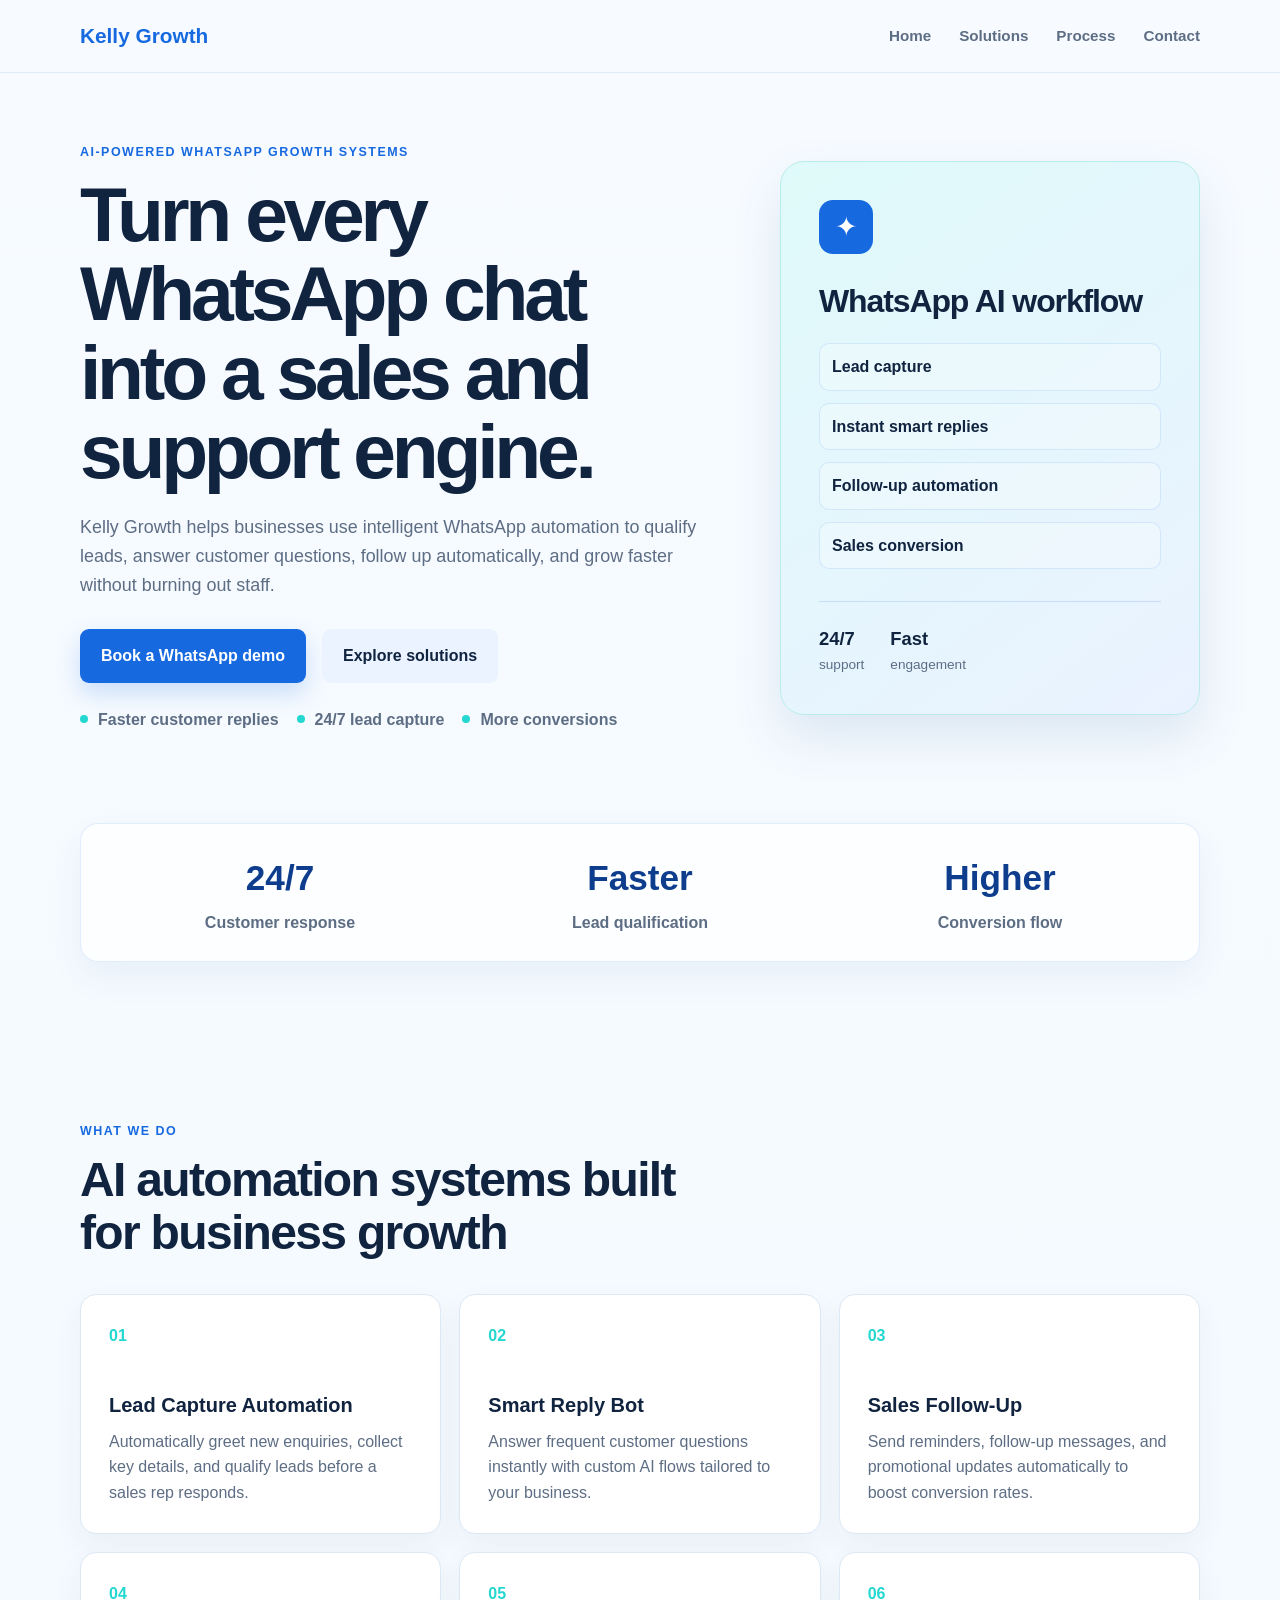
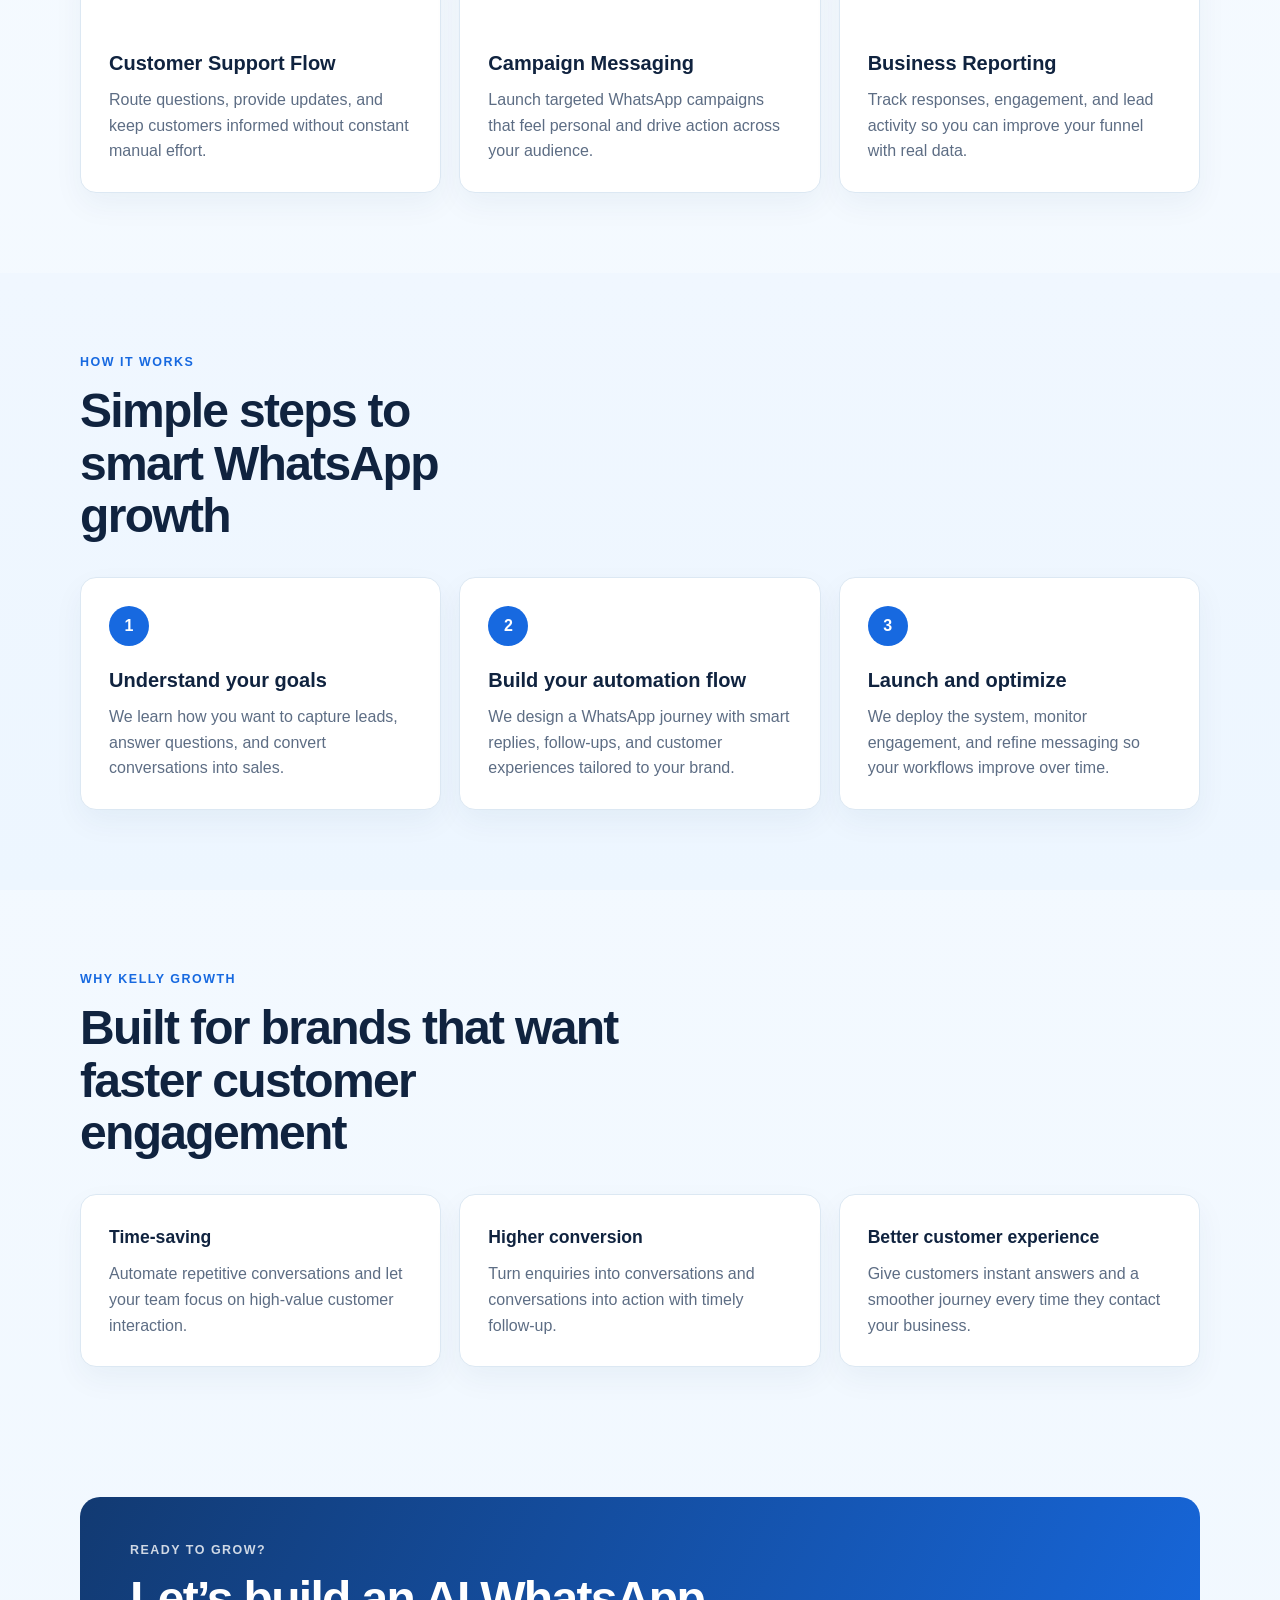
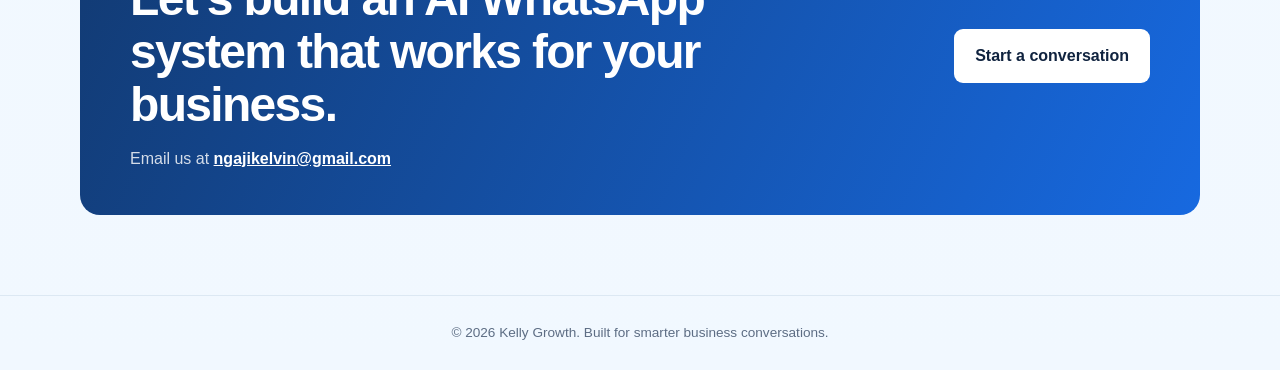
<file: index.html>
<!DOCTYPE html>
<html lang="en">

<head>
    <meta charset="utf-8">
    <meta name="viewport" content="width=device-width, icnitial-scale=1">
    <meta name="description"
        content="Kelly Growth builds AI-powered WhatsApp automation systems that help businesses respond faster, qualify leads, and grow sales.">
    <title>Kelly Growth | AI WhatsApp Automation</title>
    <link rel="stylesheet" href="style.css">
</head>

<body>
    <header class="site-header">
        <nav class="container nav" aria-label="Main navigation">
            <a class="brand" href="#home">Kelly Growth</a>
            <div class="nav-links">
                <a href="#home">Home</a>
                <a href="#services">Solutions</a>
                <a href="#process">Process</a>
                <a href="#contact">Contact</a>
            </div>
        </nav>
    </header>

    <main>
        <section class="hero container" id="home">
            <div class="hero-content">
                <p class="eyebrow">AI-powered WhatsApp growth systems</p>
                <h1>Turn every WhatsApp chat into a sales and support engine.</h1>
                <p class="hero-text">
                    Kelly Growth helps businesses use intelligent WhatsApp automation to qualify leads,
                    answer customer questions, follow up automatically, and grow faster without burning out staff.
                </p>
                <div class="cta-row">
                    <a class="button" href="https://wa.me/2347088554786?text=Hello%20I%20want%20to%20learn%20more%20about%20your%20AI%20WhatsApp%20automation" target="_blank" rel="noopener noreferrer">Book a WhatsApp demo</a>
                    <a class="button button-secondary" href="#services">Explore solutions</a>
                </div>
                <ul class="mini-list" aria-label="Key business outcomes">
                    <li>Faster customer replies</li>
                    <li>24/7 lead capture</li>
                    <li>More conversions</li>
                </ul>
            </div>

            <div class="hero-card" aria-label="Business growth summary">
                <span class="card-icon" aria-hidden="true">✦</span>
                <h2>WhatsApp AI workflow</h2>
                <div class="workflow-list">
                    <span>Lead capture</span>
                    <span>Instant smart replies</span>
                    <span>Follow-up automation</span>
                    <span>Sales conversion</span>
                </div>
                <div class="stats">
                    <span><strong>24/7</strong> support</span>
                    <span><strong>Fast</strong> engagement</span>
                </div>
            </div>
        </section>

        <section class="section container results-section" aria-label="Business growth metrics">
            <div class="results-bar">
                <div class="result-item">
                    <strong>24/7</strong>
                    <span>Customer response</span>
                </div>
                <div class="result-item">
                    <strong>Faster</strong>
                    <span>Lead qualification</span>
                </div>
                <div class="result-item">
                    <strong>Higher</strong>
                    <span>Conversion flow</span>
                </div>
            </div>
        </section>

        <section class="section container" id="services">
            <div class="section-heading">
                <p class="eyebrow">What we do</p>
                <h2>AI automation systems built for business growth</h2>
            </div>
            <div class="service-grid">
                <article class="service-card">
                    <span class="service-number">01</span>
                    <h3>Lead Capture Automation</h3>
                    <p>Automatically greet new enquiries, collect key details, and qualify leads before a sales rep responds.</p>
                </article>
                <article class="service-card">
                    <span class="service-number">02</span>
                    <h3>Smart Reply Bot</h3>
                    <p>Answer frequent customer questions instantly with custom AI flows tailored to your business.</p>
                </article>
                <article class="service-card">
                    <span class="service-number">03</span>
                    <h3>Sales Follow-Up</h3>
                    <p>Send reminders, follow-up messages, and promotional updates automatically to boost conversion rates.</p>
                </article>
                <article class="service-card">
                    <span class="service-number">04</span>
                    <h3>Customer Support Flow</h3>
                    <p>Route questions, provide updates, and keep customers informed without constant manual effort.</p>
                </article>
                <article class="service-card">
                    <span class="service-number">05</span>
                    <h3>Campaign Messaging</h3>
                    <p>Launch targeted WhatsApp campaigns that feel personal and drive action across your audience.</p>
                </article>
                <article class="service-card">
                    <span class="service-number">06</span>
                    <h3>Business Reporting</h3>
                    <p>Track responses, engagement, and lead activity so you can improve your funnel with real data.</p>
                </article>
            </div>
        </section>

        <section class="section process" id="process">
            <div class="container">
                <div class="section-heading narrow">
                    <p class="eyebrow">How it works</p>
                    <h2>Simple steps to smart WhatsApp growth</h2>
                </div>
                <div class="process-grid">
                    <div class="process-card">
                        <span>1</span>
                        <h3>Understand your goals</h3>
                        <p>We learn how you want to capture leads, answer questions, and convert conversations into sales.</p>
                    </div>
                    <div class="process-card">
                        <span>2</span>
                        <h3>Build your automation flow</h3>
                        <p>We design a WhatsApp journey with smart replies, follow-ups, and customer experiences tailored to your brand.</p>
                    </div>
                    <div class="process-card">
                        <span>3</span>
                        <h3>Launch and optimize</h3>
                        <p>We deploy the system, monitor engagement, and refine messaging so your workflows improve over time.</p>
                    </div>
                </div>
            </div>
        </section>

        <section class="section container benefits" aria-label="Why choose Kelly Growth">
            <div class="section-heading">
                <p class="eyebrow">Why Kelly Growth</p>
                <h2>Built for brands that want faster customer engagement</h2>
            </div>
            <div class="benefits-grid">
                <div class="benefit-item">
                    <strong>Time-saving</strong>
                    <p>Automate repetitive conversations and let your team focus on high-value customer interaction.</p>
                </div>
                <div class="benefit-item">
                    <strong>Higher conversion</strong>
                    <p>Turn enquiries into conversations and conversations into action with timely follow-up.</p>
                </div>
                <div class="benefit-item">
                    <strong>Better customer experience</strong>
                    <p>Give customers instant answers and a smoother journey every time they contact your business.</p>
                </div>
            </div>
        </section>

        <section class="contact-section container" id="contact">
            <div>
                <p class="eyebrow light">Ready to grow?</p>
                <h2>Let’s build an AI WhatsApp system that works for your business.</h2>
                <p class="contact-email">
                    Email us at <a href="mailto:ngajikelvin@gmail.com">ngajikelvin@gmail.com</a>
                </p>
            </div>
            <a class="button button-light" href="https://wa.me/2347088554786?text=Hello%20I%20need%20your%20AI%20WhatsApp%20automation%20service" target="_blank" rel="noopener noreferrer">Start a conversation</a>
        </section>
    </main>

    <footer class="footer">
        <p>© 2026 Kelly Growth. Built for smarter business conversations.</p>
    </footer>
</body>

</html>
</file>
<file: style.css>
:root {
    --ink: #10233f;
    --muted: #5d6d84;
    --blue: #1769e0;
    --blue-deep: #0d3d8c;
    --cyan: #24d7d0;
    --pale: #eef7ff;
    --white: #ffffff;
    --line: #dce8f3;
    --soft: #f5f9ff;
}

* {
    box-sizing: border-box;
}

html {
    scroll-behavior: smooth;
}

body {
    margin: 0;
    color: var(--ink);
    background: linear-gradient(180deg, #f7fbff 0%, #f1f8ff 100%);
    font-family: Arial, Helvetica, sans-serif;
    line-height: 1.6;
}

a {
    color: inherit;
}

img {
    max-width: 100%;
}

.container {
    width: min(1120px, calc(100% - 40px));
    margin: 0 auto;
}

.site-header {
    position: sticky;
    top: 0;
    z-index: 10;
    background: rgba(247, 251, 255, 0.94);
    border-bottom: 1px solid rgba(220, 232, 243, 0.8);
    backdrop-filter: blur(12px);
}

.nav {
    display: flex;
    align-items: center;
    justify-content: space-between;
    min-height: 72px;
}

.brand {
    color: var(--blue);
    font-size: 1.3rem;
    font-weight: 800;
    text-decoration: none;
}

.nav-links {
    display: flex;
    align-items: center;
    gap: 28px;
}

.nav-links a {
    color: var(--muted);
    font-size: 0.95rem;
    font-weight: 700;
    text-decoration: none;
}

.nav-links a:hover,
.nav-links a:focus-visible {
    color: var(--blue);
}

.hero {
    display: grid;
    grid-template-columns: 1.2fr 0.8fr;
    align-items: center;
    gap: 70px;
    min-height: 610px;
    padding-top: 70px;
    padding-bottom: 90px;
}

.eyebrow {
    margin: 0 0 12px;
    color: var(--blue);
    font-size: 0.78rem;
    font-weight: 800;
    letter-spacing: 0.12em;
    text-transform: uppercase;
}

.eyebrow.light {
    color: rgba(255, 255, 255, 0.8);
}

h1, h2, h3, p {
    margin-top: 0;
}

h1 {
    max-width: 700px;
    margin-bottom: 22px;
    font-size: clamp(2.6rem, 6vw, 5.2rem);
    line-height: 1.03;
    letter-spacing: -0.055em;
}

h2 {
    margin-bottom: 14px;
    font-size: clamp(1.9rem, 4vw, 3rem);
    line-height: 1.1;
    letter-spacing: -0.035em;
}

h3 {
    margin-bottom: 8px;
    font-size: 1.25rem;
}

.hero-text {
    max-width: 620px;
    margin-bottom: 30px;
    color: var(--muted);
    font-size: 1.12rem;
}

.cta-row {
    display: flex;
    flex-wrap: wrap;
    gap: 16px;
    margin-bottom: 24px;
}

.button {
    display: inline-block;
    padding: 14px 21px;
    border-radius: 9px;
    color: var(--white);
    background: var(--blue);
    box-shadow: 0 10px 24px rgba(23, 105, 224, 0.2);
    font-weight: 800;
    text-decoration: none;
    transition: transform 0.2s ease, background 0.2s ease;
}

.button:hover,
.button:focus-visible {
    background: #0f55bc;
    transform: translateY(-1px);
}

.button-secondary {
    color: var(--ink);
    background: #eaf3ff;
    box-shadow: none;
}

.button-secondary:hover,
.button-secondary:focus-visible {
    background: #dfeeff;
}

.mini-list {
    display: flex;
    flex-wrap: wrap;
    gap: 18px;
    padding: 0;
    margin: 0;
    list-style: none;
    color: var(--muted);
    font-weight: 700;
}

.mini-list li {
    position: relative;
    padding-left: 18px;
}

.mini-list li::before {
    content: "";
    position: absolute;
    left: 0;
    top: 0.52em;
    width: 8px;
    height: 8px;
    border-radius: 50%;
    background: var(--cyan);
}

.hero-card {
    padding: 38px;
    border: 1px solid #b9ebeb;
    border-radius: 24px;
    background: linear-gradient(145deg, #dffafa, #eaf2ff);
    box-shadow: 0 22px 50px rgba(32, 92, 145, 0.12);
}

.card-icon {
    display: grid;
    place-items: center;
    width: 54px;
    height: 54px;
    margin-bottom: 30px;
    border-radius: 14px;
    color: var(--white);
    background: var(--blue);
    font-size: 1.7rem;
}

.hero-card h2 {
    font-size: 2rem;
}

.workflow-list {
    display: grid;
    gap: 12px;
    margin-top: 24px;
    color: var(--ink);
    font-weight: 700;
}

.workflow-list span {
    padding: 10px 12px;
    border: 1px solid rgba(23, 105, 224, 0.12);
    border-radius: 10px;
    background: rgba(255, 255, 255, 0.28);
}

.stats {
    display: flex;
    gap: 26px;
    margin-top: 32px;
    padding-top: 22px;
    border-top: 1px solid rgba(23, 105, 224, 0.16);
    color: var(--muted);
    font-size: 0.85rem;
}

.stats strong {
    display: block;
    color: var(--ink);
    font-size: 1.15rem;
}

.section {
    padding: 80px 0;
}

.results-section {
    padding-top: 0;
}

.results-bar {
    display: grid;
    grid-template-columns: repeat(3, minmax(0, 1fr));
    gap: 18px;
    padding: 26px 28px;
    border: 1px solid rgba(23, 105, 224, 0.12);
    border-radius: 18px;
    background: rgba(255, 255, 255, 0.8);
    box-shadow: 0 16px 34px rgba(13, 61, 140, 0.06);
}

.result-item {
    display: flex;
    flex-direction: column;
    gap: 4px;
    align-items: center;
    text-align: center;
}

.result-item strong {
    font-size: clamp(1.5rem, 3vw, 2.2rem);
    color: var(--blue-deep);
}

.result-item span {
    color: var(--muted);
    font-weight: 700;
}

.section-heading {
    max-width: 600px;
    margin-bottom: 34px;
}

.section-heading.narrow {
    max-width: 460px;
}

.service-grid {
    display: grid;
    grid-template-columns: repeat(3, minmax(0, 1fr));
    gap: 18px;
}

.service-card,
.process-card,
.benefit-item {
    padding: 28px;
    border: 1px solid var(--line);
    border-radius: 16px;
    background: var(--white);
    box-shadow: 0 12px 30px rgba(22, 58, 95, 0.05);
}

.service-card p,
.process-card p,
.benefit-item p {
    margin-bottom: 0;
    color: var(--muted);
}

.service-number {
    display: block;
    margin-bottom: 40px;
    color: var(--cyan);
    font-weight: 800;
}

.process {
    background: linear-gradient(180deg, #f0f7ff 0%, #edf6ff 100%);
}

.process-grid {
    display: grid;
    grid-template-columns: repeat(3, minmax(0, 1fr));
    gap: 18px;
}

.process-card span {
    display: inline-grid;
    place-items: center;
    width: 40px;
    height: 40px;
    margin-bottom: 18px;
    border-radius: 50%;
    background: var(--blue);
    color: var(--white);
    font-weight: 800;
}

.benefits-grid {
    display: grid;
    grid-template-columns: repeat(3, minmax(0, 1fr));
    gap: 18px;
}

.benefit-item strong {
    display: block;
    margin-bottom: 10px;
    font-size: 1.1rem;
}

.contact-section {
    display: flex;
    align-items: center;
    justify-content: space-between;
    gap: 30px;
    margin-top: 50px;
    margin-bottom: 80px;
    padding: 44px 50px;
    border-radius: 20px;
    color: var(--white);
    background: linear-gradient(115deg, #123a72, #1769e0);
}

.contact-section h2 {
    max-width: 600px;
    margin-bottom: 0;
}

.contact-email {
    margin: 14px 0 0;
    color: rgba(255, 255, 255, 0.82);
}

.contact-email a {
    color: var(--white);
    font-weight: 800;
}

.button-light {
    flex-shrink: 0;
    color: var(--ink);
    background: var(--white);
    box-shadow: none;
}

.button-light:hover,
.button-light:focus-visible {
    background: var(--pale);
}

.footer {
    padding: 24px 16px 44px;
    text-align: center;
    color: var(--muted);
}

@media (max-width: 900px) {
    .hero,
    .service-grid,
    .process-grid,
    .benefits-grid,
    .contact-section {
        grid-template-columns: 1fr;
    }

    .hero {
        display: grid;
        gap: 32px;
        padding-top: 40px;
        padding-bottom: 40px;
    }

    .results-bar,
    .service-grid,
    .process-grid,
    .benefits-grid {
        display: grid;
    }

    .contact-section {
        display: block;
        padding: 32px 24px;
    }

    .button-light {
        display: inline-block;
        margin-top: 20px;
    }
}

@media (max-width: 640px) {
    .nav {
        flex-direction: column;
        justify-content: center;
        padding: 18px 0;
        gap: 14px;
    }

    .nav-links {
        flex-wrap: wrap;
        justify-content: center;
        gap: 14px 22px;
    }

    .cta-row {
        flex-direction: column;
        align-items: flex-start;
    }

    .hero-card,
    .service-card,
    .process-card,
    .benefit-item {
        padding: 22px 18px;
    }

    .stats {
        flex-direction: column;
        gap: 14px;
    }
}

.footer {
    padding: 26px 20px;
    color: var(--muted);
    border-top: 1px solid var(--line);
    text-align: center;
    font-size: .85rem;
}

.footer p {
    margin: 0;
}

@media (max-width: 760px) {
    .container {
        width: min(100% - 28px, 600px);
    }

    .nav {
        min-height: 64px;
    }

    .nav-links {
        gap: 13px;
    }

    .nav-links a {
        font-size: .82rem;
    }

    .hero {
        display: block;
        min-height: auto;
        padding-top: 70px;
        padding-bottom: 60px;
    }

    h1 {
        font-size: clamp(2.5rem, 13vw, 4rem);
    }

    .hero-card {
        margin-top: 45px;
    }

    .section {
        padding: 55px 0;
    }

    .service-grid {
        grid-template-columns: 1fr;
    }

    .contact-section {
        display: block;
        margin-top: 30px;
        margin-bottom: 55px;
        padding: 34px 26px;
    }

    .contact-section .button {
        margin-top: 24px;
    }
}
</file>
